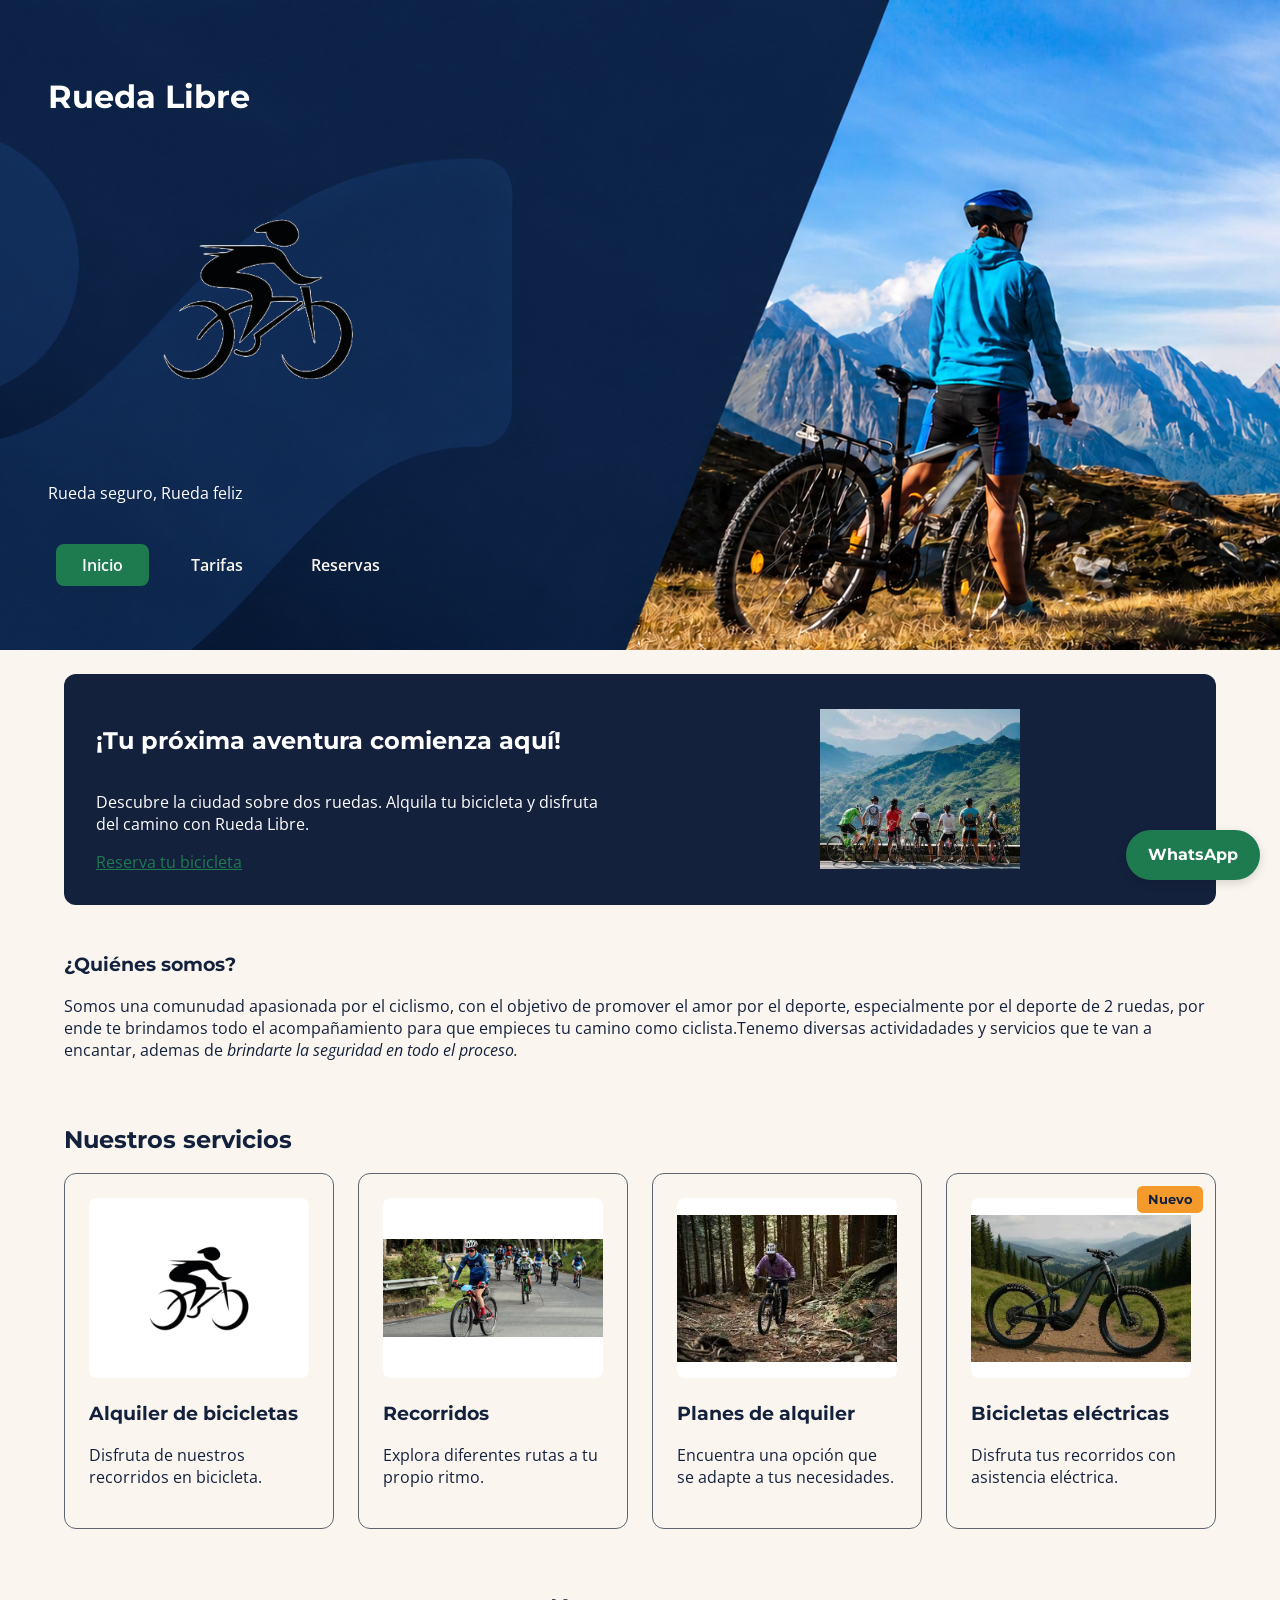
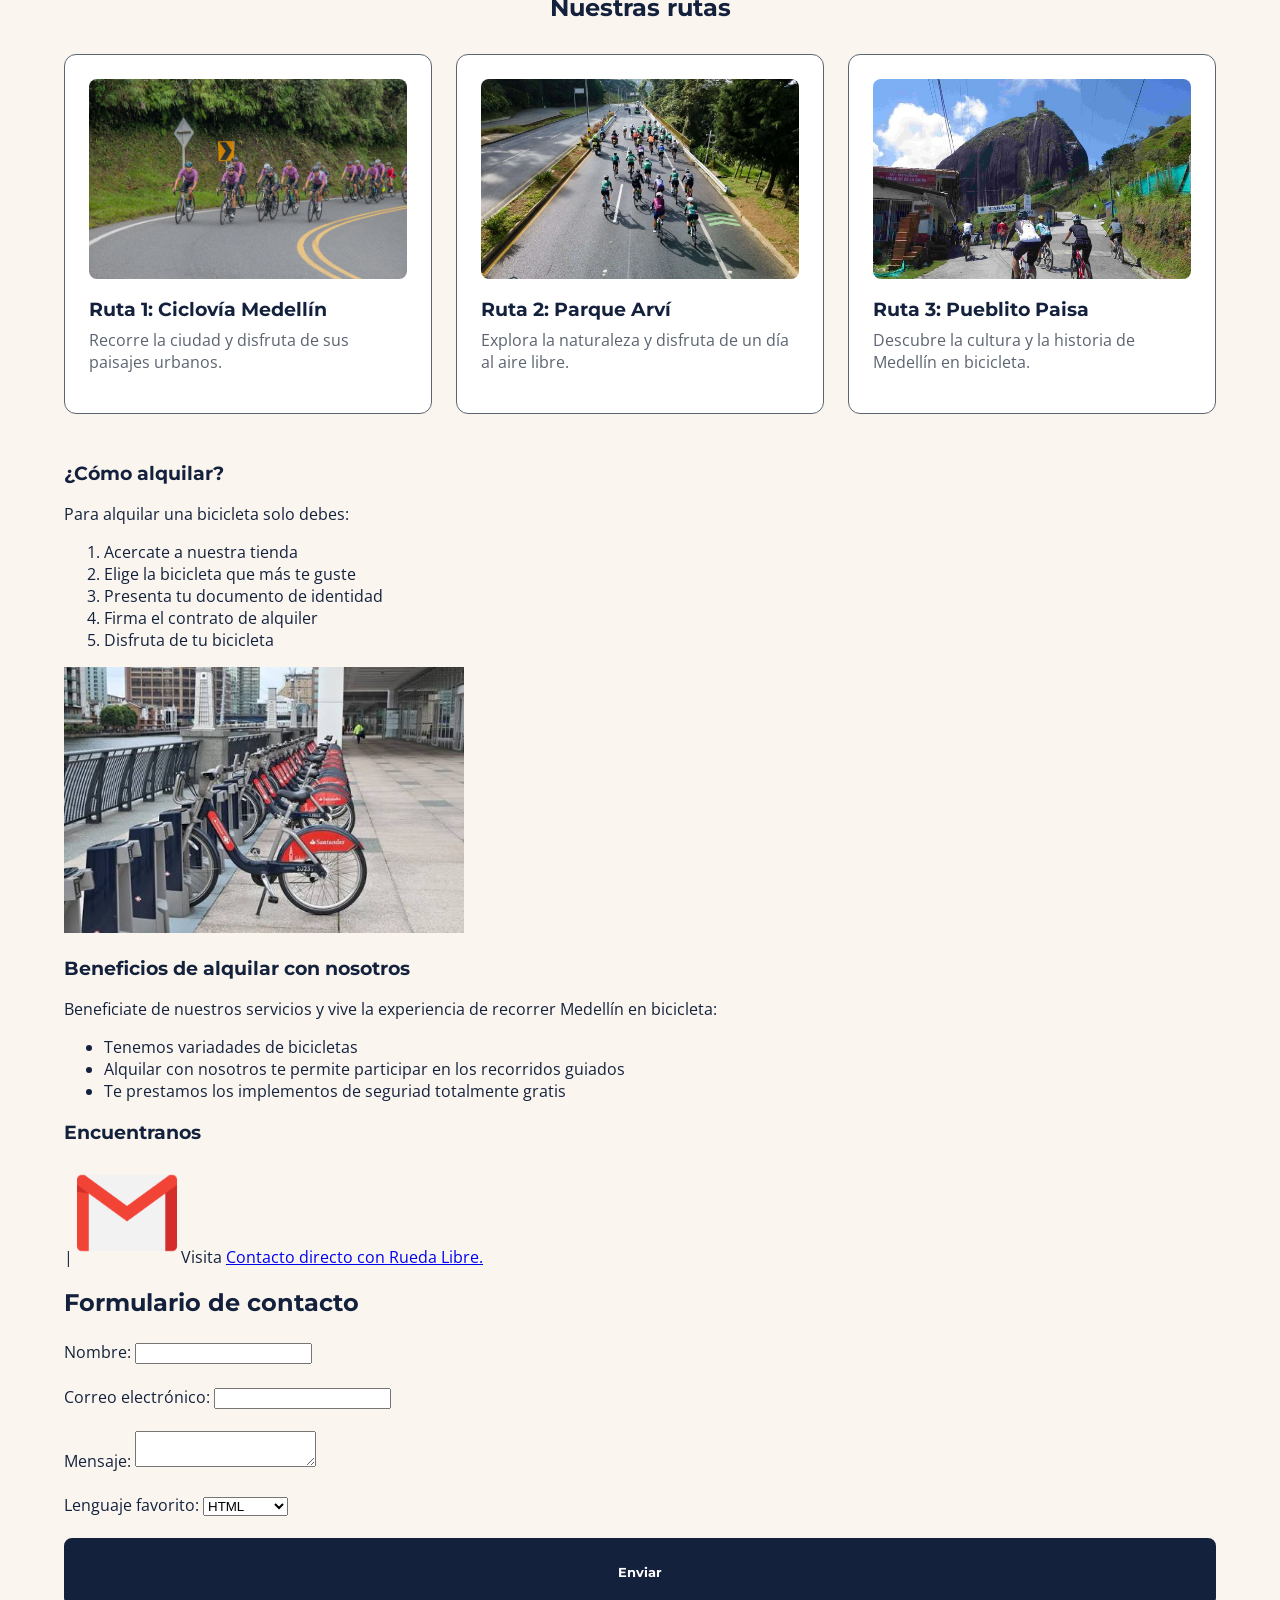
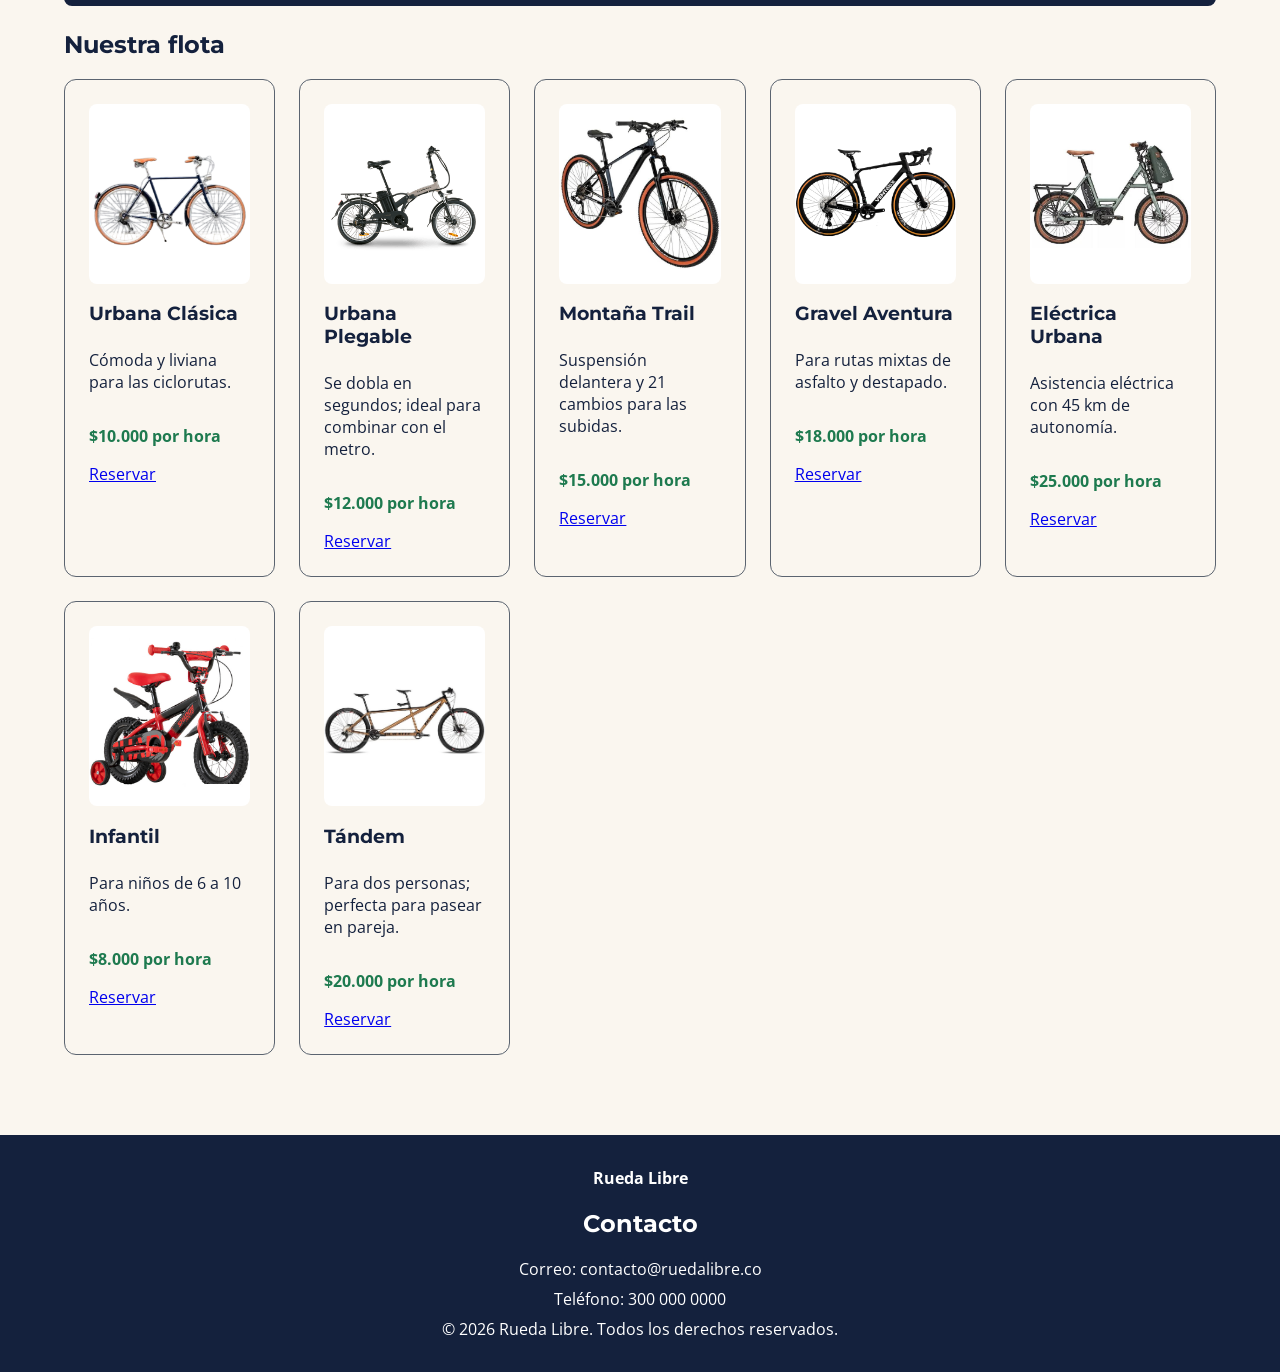
<file: index.html>
<!DOCTYPE html>
    <html lang="es">
    <head>
        <meta charset="UTF-8">
        <meta name="viewport" content="width=device-width, initial-scale=1.0">
        <title>Rueda Libre | Alquiler de bicicletas en Medellín</title>

        <link rel="preconnect" href="https://fonts.googleapis.com">
        <link rel="preconnect" href="https://fonts.gstatic.com" crossorigin>

        <link href="https://fonts.googleapis.com/css2?family=Montserrat:wght@700&family=Open+Sans:wght@400;600&display=swap" rel="stylesheet">

        <link rel="stylesheet" href="CSS/styles.css">
    </head>



<body>

     <header class="encabezado">
            <div class="marca">
                <h1> Rueda Libre </h1>
                <img src="img/logo_ruedalibre_transparente.png" alt="Logo de Rueda Libre">
                <p> Rueda seguro, Rueda feliz</p>
           </div>   


       <nav aria-label="Navegación principal">
    <ul id="menu">
        <li><a href="index.html" class="activo" aria-current="page">Inicio</a></li>
        <li><a href="Paginas/tarifas.html">Tarifas</a></li>
        <li><a href="Paginas/reservas.html">Reservas</a></li>
    </ul>
</nav>
            
    </header>

    <main>  

        <section class="portada">

              <div class="portada-texto">  

            <h2>¡Tu próxima aventura comienza aquí!</h2>

            <p>

            Descubre la ciudad sobre dos ruedas. Alquila tu bicicleta
            y disfruta del camino con Rueda Libre.
            
            </p>

            <a href="Paginas/reservas.html" class="boton-reservar">
                Reserva tu bicicleta
            </a>

             </div>

            <div class="portada-visual">
             <img src="img/medBici.jpeg" alt= "Vista Medellin Bicicletas" width="200">       
            </div>
            
        </section>

        <section>
            <h3> ¿Quiénes somos?</h3>
                <p> Somos una comunudad apasionada por el ciclismo, con el objetivo de promover el amor por el deporte, especialmente por el deporte de 2 ruedas, por ende te brindamos todo el acompañamiento para que 
                    empieces tu camino como ciclista.Tenemo diversas actividadades y servicios que te van a encantar, ademas de <em>brindarte la seguridad en todo el proceso.</em>
                </p>
        </section>    
            
        <section class="servicios">
    <h2>Nuestros servicios</h2>

    <div class="contenedor-tarjetas">

        <article class="tarjeta">
            <img src="img/logo_ruedalibre_transparente.png" alt="Bicicleta disponible para alquiler" width="300">
            <h3>Alquiler de bicicletas</h3>
            <p>Disfruta de nuestros recorridos en bicicleta.</p>
        </article>

        <article class="tarjeta">
            <img src="img/recorrido_Bici.jpeg" alt="Bicicleta para explorar la ciudad" width="300">
            <h3>Recorridos</h3>
            <p>Explora diferentes rutas a tu propio ritmo.</p>
        </article>

        <article class="tarjeta">
            <img src="img/biciMon.jpeg" alt="Bicicleta preparada para una aventura" width="300">
            <h3>Planes de alquiler</h3>
            <p>Encuentra una opción que se adapte a tus necesidades.</p>
        </article>

        <article class="tarjeta">
            <span class="etiqueta-nuevo">Nuevo</span>

            <img src="img/biciElect.jpeg" alt="Bicicleta eléctrica">

            <h3>Bicicletas eléctricas</h3>

            <p>Disfruta tus recorridos con asistencia eléctrica.</p>
        </article>

    </div>
</section>   

        <section class="seccion-rutas">

            <h2>Nuestras rutas</h2>

            <div class="contenedor-rutas">

                <article class="ruta">
                    <img src="img/ruta1.jpg" alt="Ruta 1: Ciclovía Medellín" width="300">
                    <h3>Ruta 1: Ciclovía Medellín</h3>
                    <p>Recorre la ciudad y disfruta de sus paisajes urbanos.</p>
                </article>

                <article class="ruta">
                    <img src="img/ruta2.webp" alt="Ruta 2: Parque Arví" width="300">
                    <h3>Ruta 2: Parque Arví</h3>
                    <p>Explora la naturaleza y disfruta de un día al aire libre.</p>
                </article>

                <article class="ruta">
                    <img src="img/ruta3.jpg" alt="Ruta 3: Pueblito Paisa" width="300">
                    <h3>Ruta 3: Pueblito Paisa</h3>
                    <p>Descubre la cultura y la historia de Medellín en bicicleta.</p>
                </article>

            </div>


        </section>
        
        <section>
            <h3> ¿Cómo alquilar?</h3>
                <p> 
                    Para alquilar una bicicleta solo debes:  
                </p>

                <ol>
                    <li> Acercate a nuestra tienda</li>
                    <li> Elige la bicicleta que más te guste</li>
                    <li> Presenta tu documento de identidad</li>
                    <li> Firma el contrato de alquiler</li>
                    <li> Disfruta de tu bicicleta</li>
                </ol>
                
                <img src="img/alqBici.jfif" alt="Bicicleta de Rueda Libre" width="400">
            
        </section>


        <section>

            <h3> Beneficios de alquilar con nosotros</h3>

            <p> 
                Beneficiate de nuestros servicios y vive la experiencia de recorrer Medellín en bicicleta:  
            </p>

            <ul> 
                <li> Tenemos variadades de bicicletas</li>
                <li> Alquilar con nosotros te permite participar en los recorridos guiados</li>
                <li> Te prestamos los implementos de seguriad totalmente gratis </li>
            </ul>

        </section>
        
        <section>

        <h3 id="Encuentranos">Encuentranos</h3>
    |   

            <img src="img/gmail.png" alt="Gmail" width="100">


        

            Visita
            <a href="https://mail.google.com/mail/u/0/#sent/QgrcJHsNmGjTFjQCQRJZDDpdDGVTXLrFvwV?compose=new"
            target="_blank"
            rel="noopener noreferrer">
                Contacto directo con Rueda Libre.
            </a>
        </section>    

        <section>
                    <h2>Formulario de contacto</h2>

            <form>
                <label for="nombre">Nombre:</label>
                <input type="text" id="nombre" name="nombre">

                <br><br>

                <label for="correo">Correo electrónico:</label>
                <input type="email" id="correo" name="correo">

                <br><br>

                <label for="mensaje">Mensaje:</label>
                <textarea id="mensaje" name="mensaje"></textarea>

                <br><br>

                <label for="lenguaje">Lenguaje favorito:</label>

                <select id="lenguaje" name="lenguaje">
                    <option value="html">HTML</option>
                    <option value="css">CSS</option>
                    <option value="javascript">JavaScript</option>
                </select>

                <br><br>

                <button type="submit">Enviar</button>
            </form>
                

                
        </section>


        <section class="nuestra-flota">
    <h2>Nuestra flota</h2>

    <div class="cuadricula-flota">

        <article class="tarjeta-bicicleta">
            <img src="img/UrbanBici2.png" alt="Bicicleta Urbana Clásica" width="250">

            <h3>Urbana Clásica</h3>

            <p>
                Cómoda y liviana para las ciclorutas.
            </p>

            <p class="precio">$10.000 por hora</p>

            <a href="Paginas/reservas.html" class="boton-reservar">
                Reservar
            </a>
        </article>

        <article class="tarjeta-bicicleta">
            <img src="img/urbanPlegable.png" alt="Bicicleta Urbana Plegable" width="250">

            <h3>Urbana Plegable</h3>

            <p>
                Se dobla en segundos; ideal para combinar con el metro.
            </p>

            <p class="precio">$12.000 por hora</p>

            <a href="Paginas/reservas.html" class="boton-reservar">
                Reservar
            </a>
        </article>

        <article class="tarjeta-bicicleta">
            <img src="img/montanaBici.jpeg" alt="Bicicleta Montaña Trail" width="250">

            <h3>Montaña Trail</h3>

            <p>
                Suspensión delantera y 21 cambios para las subidas.
            </p>

            <p class="precio">$15.000 por hora</p>

            <a href="Paginas/reservas.html" class="boton-reservar">
                Reservar
            </a>
        </article>

        <article class="tarjeta-bicicleta">
            <img src="img/aventureBici.png" alt="Bicicleta Gravel Aventura" width="250">

            <h3>Gravel Aventura</h3>

            <p>
                Para rutas mixtas de asfalto y destapado.
            </p>

            <p class="precio">$18.000 por hora</p>

            <a href="Paginas/reservas.html" class="boton-reservar">
                Reservar
            </a>
        </article>

        <article class="tarjeta-bicicleta">
            <img src="img/electricaUrbBici.jpeg" alt="Bicicleta Eléctrica Urbana" width="250">

            <h3>Eléctrica Urbana</h3>

            <p>
                Asistencia eléctrica con 45 km de autonomía.
            </p>

            <p class="precio">$25.000 por hora</p>

            <a href="Paginas/reservas.html" class="boton-reservar">
                Reservar
            </a>
        </article>

        <article class="tarjeta-bicicleta">
            <img src="img/infantilBici.jpg" alt="Bicicleta Infantil" width="250">

            <h3>Infantil</h3>

            <p>
                Para niños de 6 a 10 años.
            </p>

            <p class="precio">$8.000 por hora</p>

            <a href="Paginas/reservas.html" class="boton-reservar">
                Reservar
            </a>
        </article>

        <article class="tarjeta-bicicleta">
            <img src="img/tademBici.jpeg" alt="Bicicleta Tándem"width="250">

            <h3>Tándem</h3>

            <p>
                Para dos personas; perfecta para pasear en pareja.
            </p>

            <p class="precio">$20.000 por hora</p>

            <a href="Paginas/reservas.html" class="boton-reservar">
                Reservar
            </a>
        </article>

    </div>
</section>

</main>

    <a
    class="whatsapp-flotante"
    href="https://wa.me/573000000000"
    target="_blank"
    rel="noopener noreferrer"
    aria-label="Contactar a Rueda Libre por WhatsApp (abre en una nueva pestaña)"
>
    WhatsApp
</a>


<footer class="pie-pagina">
    <section class="pie-marca">
       <p><strong>Rueda Libre</strong></p>
    </section>

    <section class="pie-contacto">
        <h2>Contacto</h2>
        <p>Correo: contacto@ruedalibre.co</p>
        <p>Teléfono: 300 000 0000</p>
    </section>

    <section class="pie-horario">
       <p>&copy; 2026 Rueda Libre. Todos los derechos reservados.</p>
    </section>
</footer>


</body>
</html>
</file>
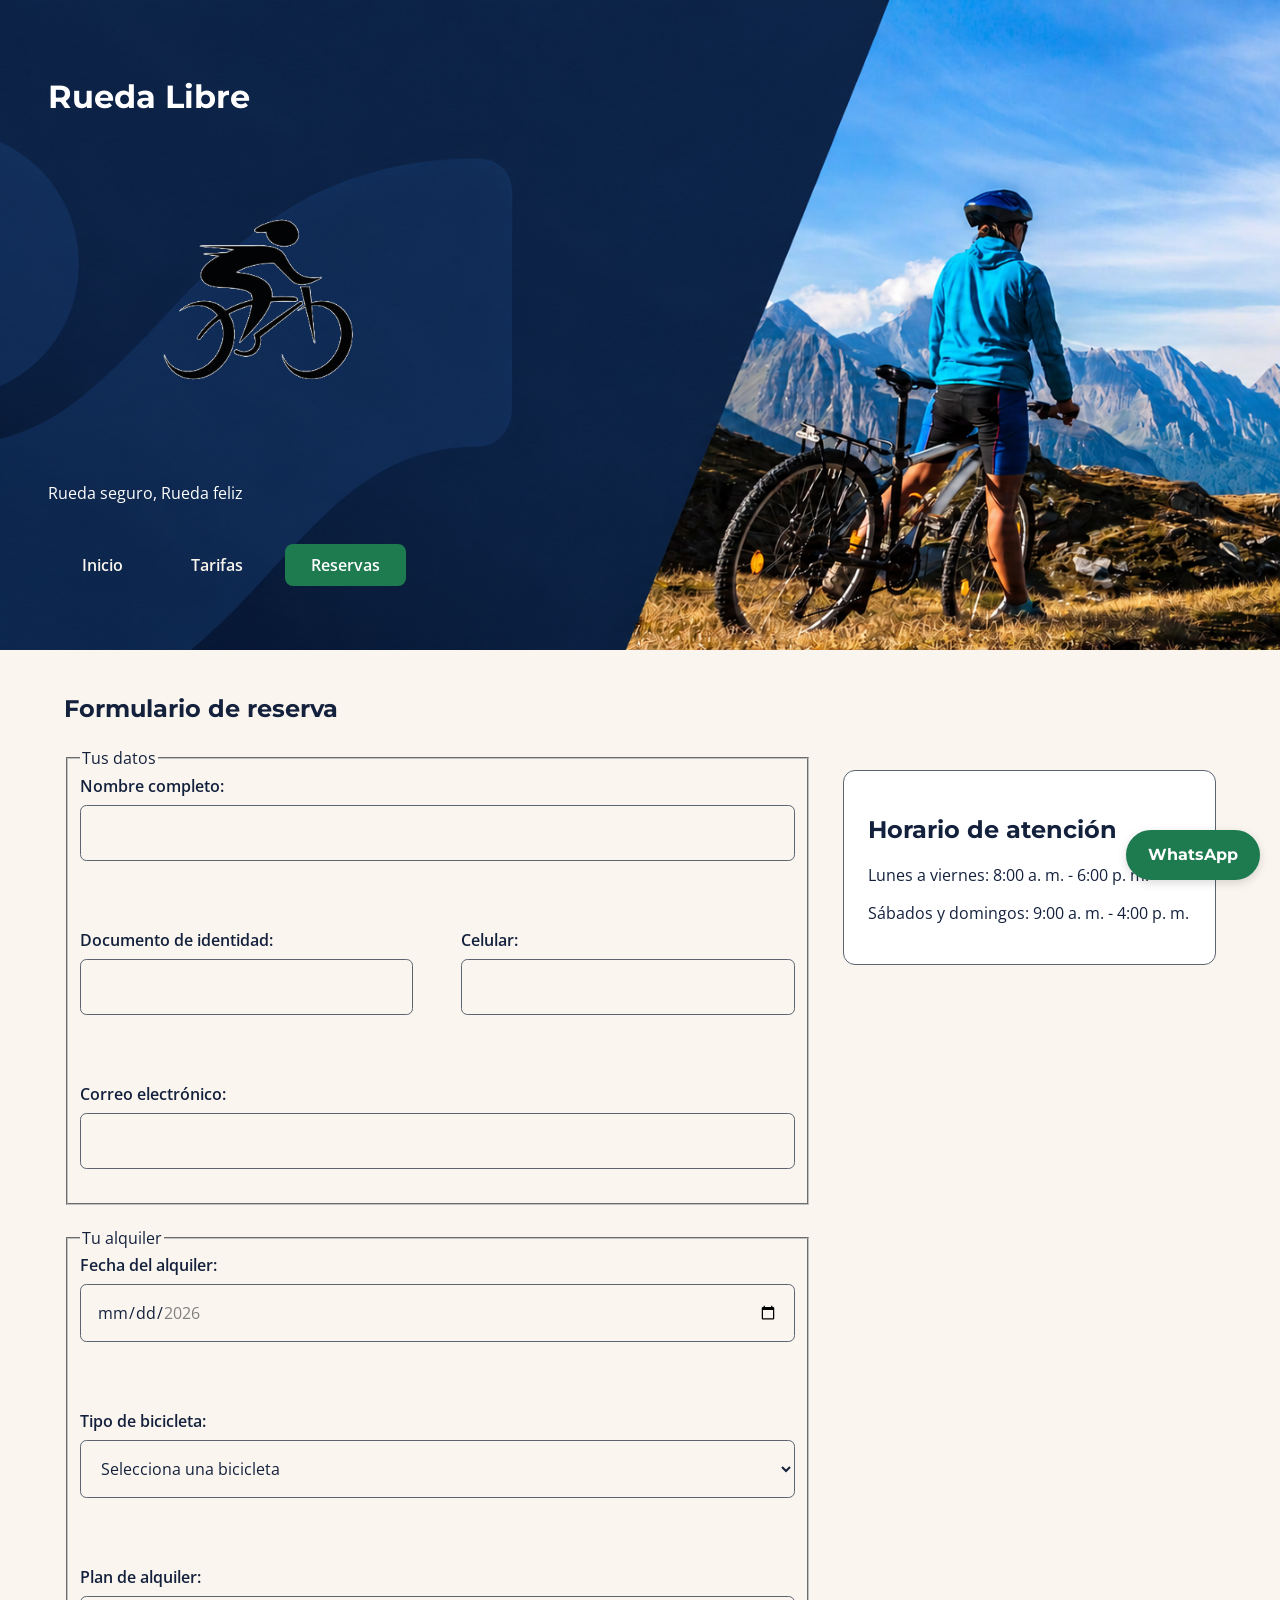
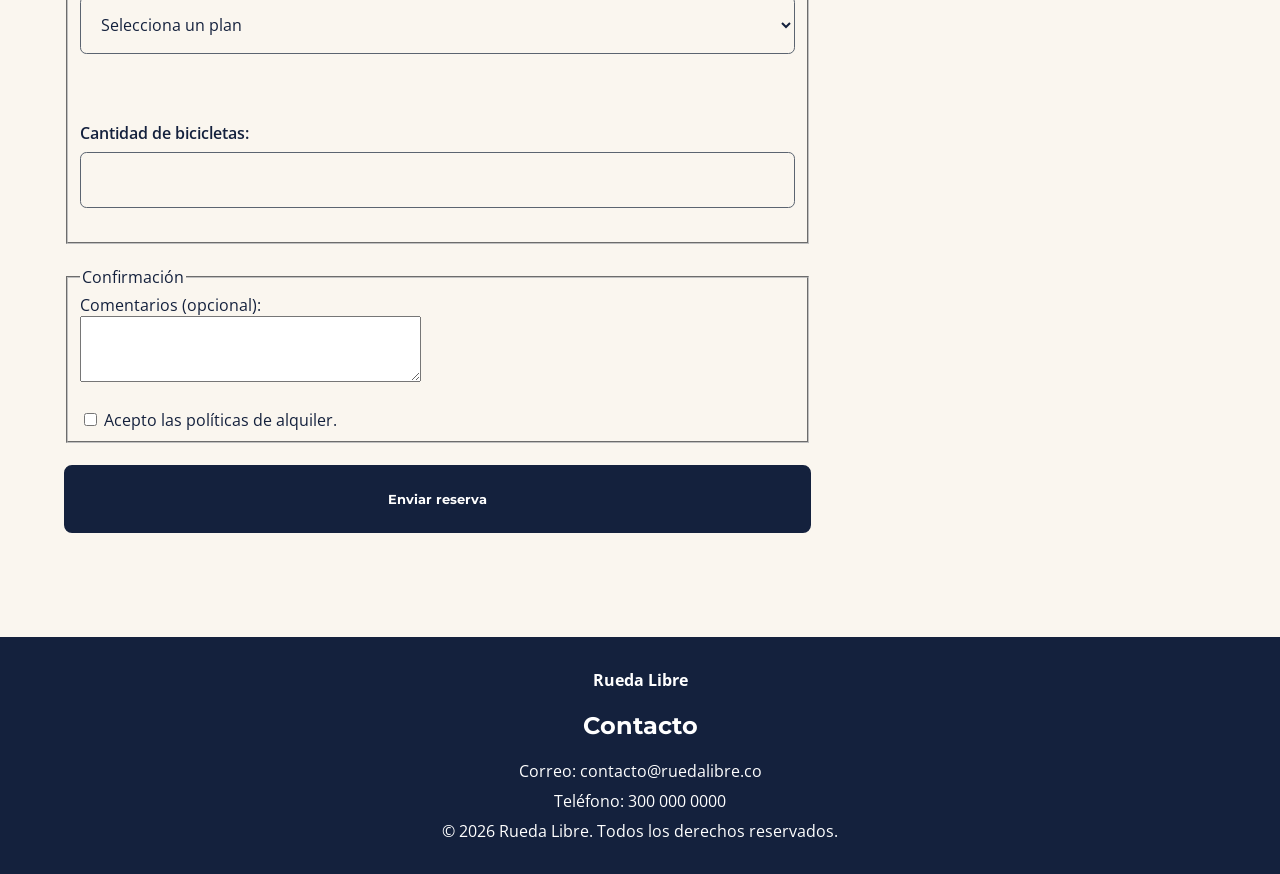
<file: Paginas/reservas.html>
<!DOCTYPE html>
<html lang="es">
<head>
    <meta charset="UTF-8">
    <meta name="viewport" content="width=device-width, initial-scale=1.0">
    <title>Reservas | Rueda Libre</title>

    <link rel="preconnect" href="https://fonts.googleapis.com">
    <link rel="preconnect" href="https://fonts.gstatic.com" crossorigin>

    <link href="https://fonts.googleapis.com/css2?family=Montserrat:wght@700&family=Open+Sans:wght@400;600&display=swap" rel="stylesheet">
    
  
    <link rel="stylesheet" href="../CSS/styles.css">
</head>
<body>

   <header class="encabezado">
        <div class="marca">
    <h1> Rueda Libre </h1>
                <img src="../img/logo_ruedalibre_transparente.png" alt="Logo de Rueda Libre" width="200">
                <p> Rueda seguro, Rueda feliz</p>
         </div>       

   <nav aria-label="Navegación principal">
        <ul id="menu">
            <li><a href="../index.html">Inicio</a></li>
            <li><a href="tarifas.html">Tarifas</a></li>
            <li><a href="reservas.html" class="activo" aria-current="page">Reservas</a></li>
        </ul>
    </nav>
</header>

    <main class="contenido-reservas">
        <section class="formulario-reservas">
             <h1>Formulario de reserva</h1>

                        <form action="#" method="post">

                <fieldset>
                    <legend>Tus datos</legend>

                <div class="grupo-formulario">
                    <label for="nombre">Nombre completo:</label>
                    <input
                        type="text"
                        id="nombre"
                        name="nombre"
                        minlength="3"
                        required
                    >
                </div>

                    <br><br>

                    <div class="fila-campos">

                    <div class="grupo-formulario">
                        <label for="documento">Documento de identidad:</label>
                        <input
                            type="text"
                            id="documento"
                            name="documento"
                            inputmode="numeric"
                            pattern="[0-9]{6,10}"
                            title="Ingresa únicamente números, entre 6 y 10 dígitos."
                            required
                        >
                    </div>

                    <br><br>

                      <div class="grupo-formulario"> 
                    <label for="celular">Celular:</label>
                    <input
                        type="tel"
                        id="celular"
                        name="celular"
                        inputmode="numeric"
                        pattern="3[0-9]{9}"
                        title="Ingresa un celular de 10 dígitos que comience por 3."
                        required
                    >
                        </div>

                        </div>
                    <br><br>

                    <div class="grupo-formulario">
                        <label for="correo">Correo electrónico:</label>
                        <input
                            type="email"
                            id="correo"
                            name="correo"
                            required
                        >
                    </div>

                    
                </fieldset>

                <br>

                <fieldset>
                    <legend>Tu alquiler</legend>

                    <div class="grupo-formulario">
                        <label for="fecha">Fecha del alquiler:</label>
                        <input
                            type="date"
                            id="fecha"
                            name="fecha"
                            min="2026-11-01"
                            max="2026-12-31"
                            required
                        >
                    </div>

                    <br><br>

                    <div class="grupo-formulario">
                        <label for="bicicleta">Tipo de bicicleta:</label>
                        <select id="bicicleta" name="bicicleta" required>
                            <option value="">Selecciona una bicicleta</option>
                            <option value="urbana">Bicicleta urbana</option>
                            <option value="montana">Bicicleta de montaña</option>
                            <option value="electrica">Bicicleta eléctrica</option>
                        </select>
                    </div>

                    <br><br>

                    <div class="grupo-formulario">
                        <label for="plan">Plan de alquiler:</label>
                        <select id="plan" name="plan" required>
                            <option value="">Selecciona un plan</option>
                            <option value="1_hora">1 hora</option>
                            <option value="medio_dia">Medio día (4 horas)</option>
                            <option value="dia_completo">Día completo (8 horas)</option>
                        </select>
                    </div>

                    <br><br>

                    <div class="grupo-formulario">
                        <label for="cantidad">Cantidad de bicicletas:</label>
                        <input
                            type="number"
                            id="cantidad"
                            name="cantidad"
                            min="1"
                            max="6"
                            step="1"
                            required
                    >
                </fieldset>

                <br>

                <fieldset>
                    <legend>Confirmación</legend>

                    <label for="comentarios">Comentarios (opcional):</label>
                    <br>
                    <textarea
                        id="comentarios"
                        name="comentarios"
                        rows="4"
                        cols="40"
                        maxlength="300"
                    ></textarea>

                    <br><br>

                    <input
                        type="checkbox"
                        id="politicas"
                        name="politicas"
                        value="aceptadas"
                        required
                    >
                    <label for="politicas">
                        Acepto las políticas de alquiler.
                    </label>
                </fieldset>

                <br>

                <button type="submit">Enviar reserva</button>

            </form>
    </section>

        <aside class="informacion-contacto">
            <h2>Horario de atención</h2>
            <p>Lunes a viernes: 8:00 a. m. - 6:00 p. m.</p>
            <p>Sábados y domingos: 9:00 a. m. - 4:00 p. m.</p>
        </aside>
    </main>

    <a
    class="whatsapp-flotante"
    href="https://wa.me/573000000000"
    target="_blank"
    rel="noopener noreferrer"
    aria-label="Contactar a Rueda Libre por WhatsApp (abre en una nueva pestaña)"
>
    WhatsApp
</a>

 <footer class="pie-pagina">
    <section class="pie-marca">
       <p><strong>Rueda Libre</strong></p>
    </section>

    <section class="pie-contacto">
        <h2>Contacto</h2>
        <p>Correo: contacto@ruedalibre.co</p>
        <p>Teléfono: 300 000 0000</p>
    </section>

    <section class="pie-horario">
       <p>&copy; 2026 Rueda Libre. Todos los derechos reservados.</p>
    </section>
</footer>

</body>
</html>
</file>
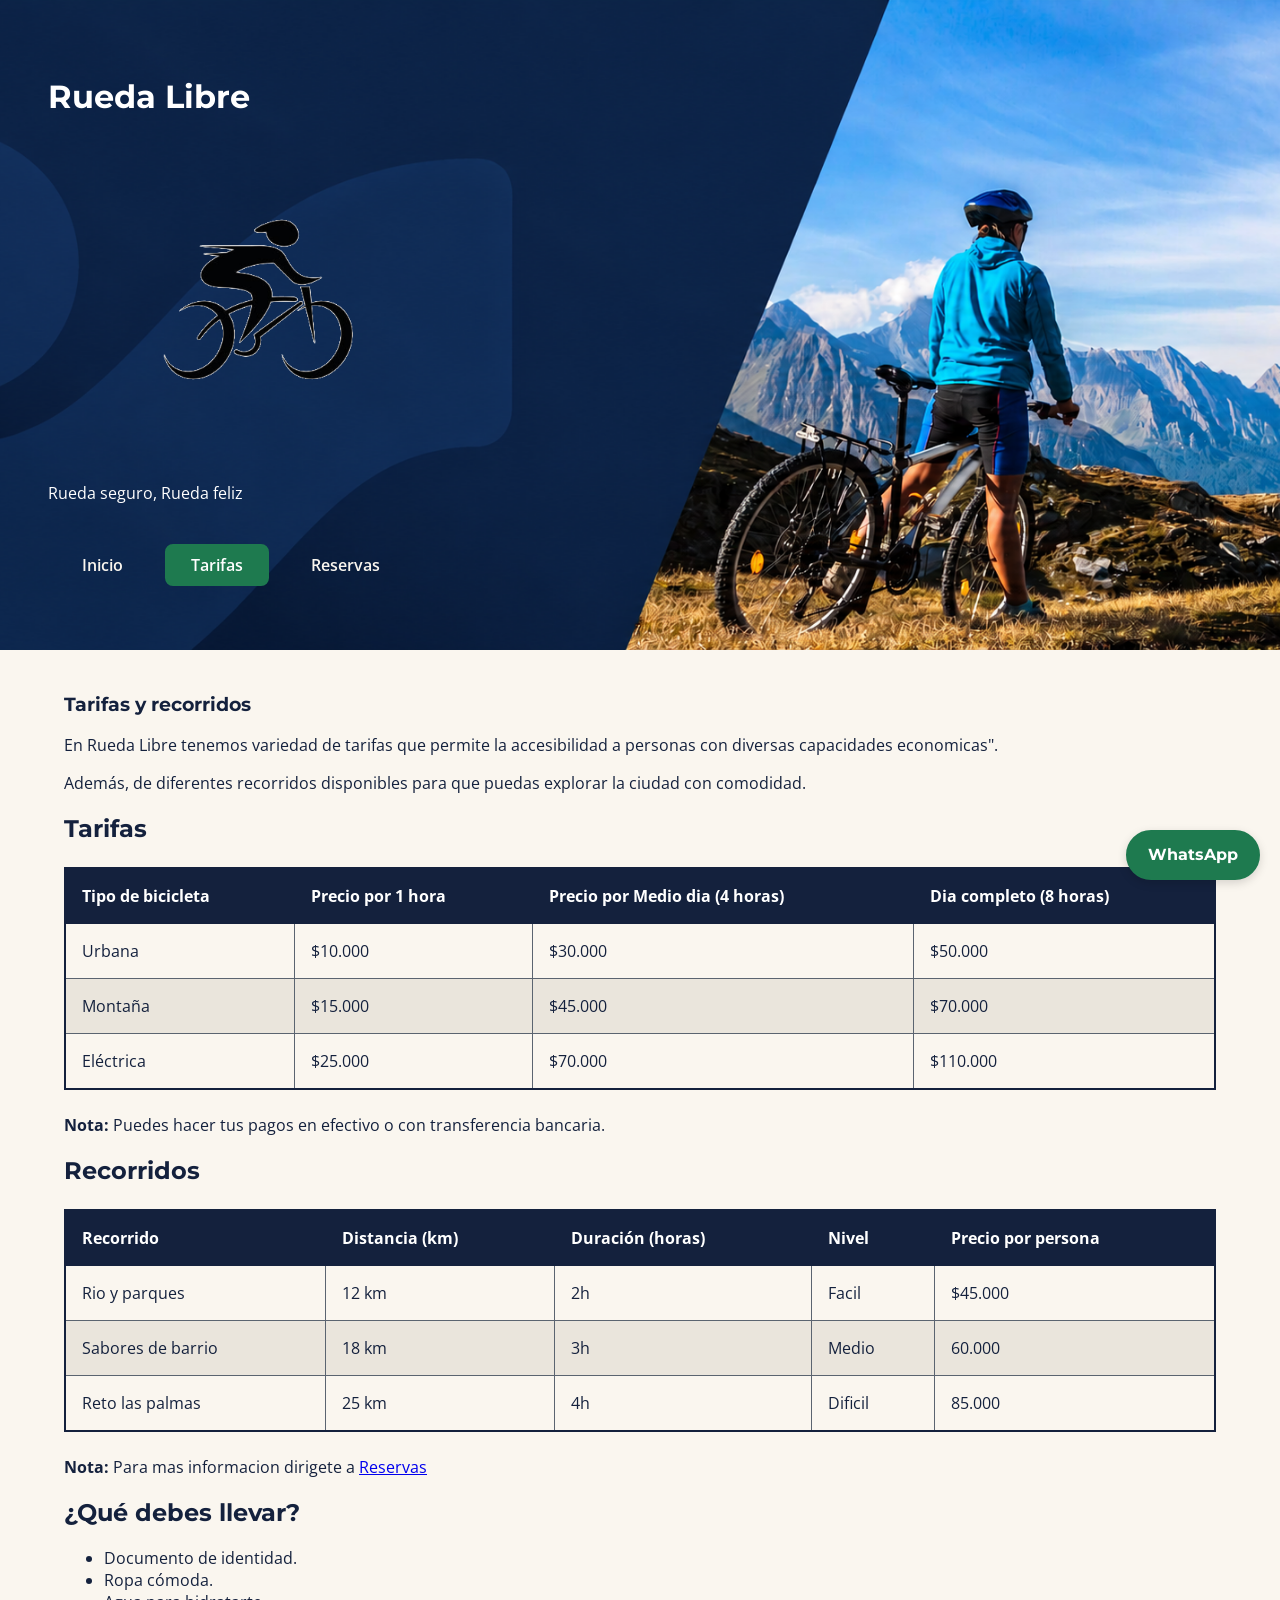
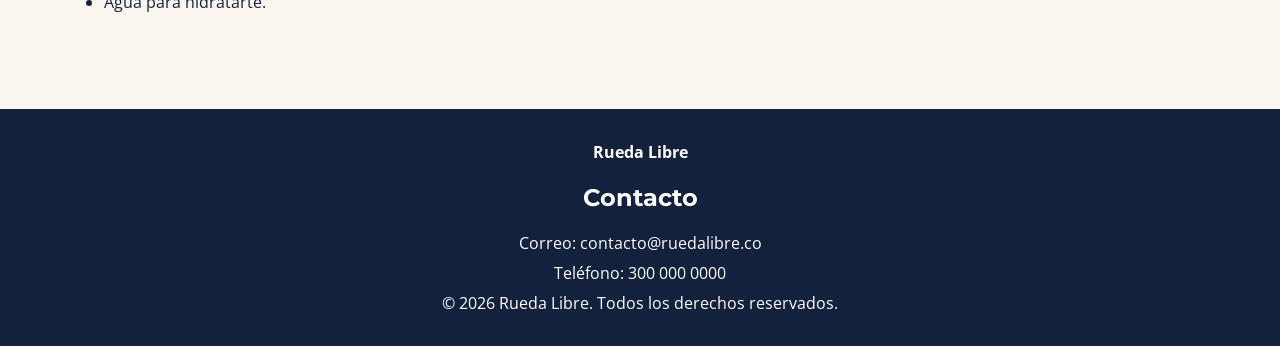
<file: Paginas/tarifas.html>
<!DOCTYPE html>
<html lang="es">
<head>
    <meta charset="UTF-8">
    <meta name="viewport" content="width=device-width, initial-scale=1.0">
    <title>Tarifas | Rueda Libre</title>

    <link rel="preconnect" href="https://fonts.googleapis.com">
    <link rel="preconnect" href="https://fonts.gstatic.com" crossorigin>

    <link href="https://fonts.googleapis.com/css2?family=Montserrat:wght@700&family=Open+Sans:wght@400;600&display=swap" rel="stylesheet">


    <link rel="stylesheet" href="../CSS/styles.css">
</head>
<body>

    <header class="encabezado" >

           <div class="marca">
                <h1> Rueda Libre </h1>
                <img src="../img/logo_ruedalibre_transparente.png" alt="Logo de Rueda Libre" width="200">
                <p> Rueda seguro, Rueda feliz</p>
          </div>   

        <nav aria-label="Navegación principal">
            <ul id="menu">
                <li><a href="../index.html">Inicio</a></li>
                <li><a href="tarifas.html" class="activo" aria-current="page">Tarifas</a></li>
                <li><a href="reservas.html">Reservas</a></li>
            </ul>
        </nav>

    </header>


    <main>
        
            <h3> Tarifas y recorridos</h3>
                    <p> En Rueda Libre tenemos variedad de tarifas que permite la accesibilidad a personas con diversas capacidades economicas".
                    </p>
                    <p>Además, de diferentes recorridos disponibles para que puedas explorar la ciudad con comodidad.</p>

        <section>          
            <h2>Tarifas</h2>

            <table>
                <thead>
                    <tr>
                        <th>Tipo de bicicleta</th>
                        <th>Precio por 1 hora</th>
                        <th>Precio por Medio dia (4 horas)</th>
                        <th>Dia completo (8 horas)</th>  

                    </tr>
                </thead>

                <tbody>
                    <tr>
                        <td>Urbana</td>
                        <td>$10.000</td>
                        <td>$30.000</td>
                        <td>$50.000</td>
                    </tr>

                    <tr>
                        <td>Montaña</td>
                        <td>$15.000</td>
                        <td>$45.000</td>
                        <td>$70.000</td>
                    </tr>

                    <tr>
                        <td>Eléctrica</td>
                        <td>$25.000</td>
                        <td>$70.000</td>
                        <td>$110.000</td>
                    </tr>

                </tbody>
            
            </table>       
                <p> <strong>Nota:</strong> Puedes hacer tus pagos en efectivo o con transferencia bancaria.</p>


         </section>    
         
         
        <section>
            <h2>Recorridos</h2>

            <table>
                <thead>
                    <tr>
                        <th>Recorrido</th>
                        <th>Distancia (km)</th>
                        <th>Duración (horas)</th>
                        <th>Nivel</th>
                        <th>Precio por persona</th>  

                    </tr>
                </thead>

                <tbody>
                    <tr>
                        <td>Rio y parques</td>
                        <td>12 km </td>
                        <td>2h</td>
                        <td>Facil</td>
                        <td>$45.000</td>
                    </tr>

                    <tr>
                        <td>Sabores de barrio</td>
                        <td>18 km</td>
                        <td>3h</td>
                        <td>Medio</td>
                        <td>60.000</td>
                    </tr>

                    <tr>
                        <td>Reto las palmas</td>
                        <td>25 km</td>
                        <td>4h</td>
                        <td>Dificil</td>
                        <td>85.000</td>
                    </tr>



                </tbody>
            </table>       
                <p> <strong>Nota:</strong> Para mas informacion dirigete a <a href="reservas.html">Reservas</a></p>
                
        </section>    

              <aside>
                <h2>¿Qué debes llevar?</h2>
                <ul>
                    <li>Documento de identidad.</li>
                    <li>Ropa cómoda.</li>
                    <li>Agua para hidratarte.</li>
                </ul>
            </aside>

           

    </main>

    <a
    class="whatsapp-flotante"
    href="https://wa.me/573000000000"
    target="_blank"
    rel="noopener noreferrer"
    aria-label="Contactar a Rueda Libre por WhatsApp (abre en una nueva pestaña)"
>
    WhatsApp
</a>

<footer class="pie-pagina">
    <section class="pie-marca">
       <p><strong>Rueda Libre</strong></p>
    </section>

    <section class="pie-contacto">
        <h2>Contacto</h2>
        <p>Correo: contacto@ruedalibre.co</p>
        <p>Teléfono: 300 000 0000</p>
    </section>

    <section class="pie-horario">
       <p>&copy; 2026 Rueda Libre. Todos los derechos reservados.</p>
    </section>
</footer>
  
        
    </body>

</html>
</file>
<file: CSS/styles.css>
/* Identidad visual de Rueda Libre */
:root {
    /* Colores de marca */
    --verde-ruta: #1E7A4F;
    --naranja-pedal: #F39A2B;
    --azul-noche: #14213D;
    --crema: #FAF6EF;
    --gris-asfalto: #5B6470;

    /* Tipografías */
    --fuente-titulos: 'Montserrat', Arial, sans-serif;
    --fuente-texto: 'Open Sans', Arial, sans-serif;

    /* Espaciados */
    --espacio-xs: 0.5rem;
    --espacio-sm: 1rem;
    --espacio-md: 1.5rem;
    --espacio-lg: 2rem;
    --espacio-xl: 3rem;
}


*,
*::before,
*::after {
    box-sizing: border-box;
}


/* Configuración general de la página */
html,
body {
    margin: 0;
    padding: 0;
    min-height: 100%;
}



body {
    min-height: 100vh;
    display: flex;
    flex-direction: column;

    /* Identidad visual */
    font-family: var(--fuente-texto);
    color: var(--azul-noche);
    background-color: var(--crema);
}

/* El ancho incluye el contenido, el relleno y los bordes */
*,
*::before,
*::after {
    box-sizing: border-box;
}



/* Tipografía para todos los encabezados */
h1,
h2,
h3,
h4,
h5,
h6 {
    font-family: var(--fuente-titulos);
    font-weight: 700;
}

/* Portada de inicio */
.portada {
    min-height: 25vh;

    display: grid;
    grid-template-columns: 1fr 1fr;
    align-items: center;

    gap: var(--espacio-lg);
    padding: var(--espacio-lg);

    background-color: var(--azul-noche);
    color: #FFFFFF;

    border-radius: 0.75rem;
    margin-bottom: var(--espacio-xl);
}


.portada-texto {
    display: flex;
    flex-direction: column;

    justify-content: center;
    align-items: flex-start;

    text-align: left;
}

.portada-visual {
    display: flex;
    justify-content: center;
    align-items: center;
    width: 100%;

}

.portada-visual img {
    width: 200px;
    max-width: 100%;
    height: auto;
}


.portada a {
    color: var(--verde-ruta);
}

.encabezado {
    min-height: 650px;

    background-image: url("../img/Portada-fondo.png");
    background-size: cover;
    background-position: center;

    display: flex;
    flex-direction: column;
    align-items: flex-start;
    justify-content: center;

    color: white;
    gap: var(--espacio-sm);
    padding: var(--espacio-xl);
}


#menu {
    display: flex;
    flex-wrap: wrap;
    justify-content: flex-start;
    align-items: center;
    gap: var(--espacio-sm);
    list-style: none;
    margin: 0;
    padding: var(--espacio-xs);
}

#menu a {
    display: inline-block;
    padding: var(--espacio-xs) var(--espacio-md);
    color: var(--crema);
    font-family: var(--fuente-texto);
    font-weight: 600;
    text-decoration: none;
    border: 2px solid transparent;
    border-radius: 0.5rem;
    transition: background-color 0.3s ease,
                color 0.3s ease,
                border-color 0.3s ease;
}

#menu a.activo {
    background-color: var(--verde-ruta);
    color: #FFFFFF;
    border-color: var(--verde-ruta);
}

#menu a:hover {
    background-color: var(--naranja-pedal);
    color: var(--azul-noche);
    border-color: var(--naranja-pedal);
}

#menu a:focus-visible {
    outline: 3px solid var(--naranja-pedal);
    outline-offset: 3px;
}

.marca img {
    width: 420px;
    height: auto;
}

/* Contenedor de las tarjetas */
.contenedor-tarjetas {

    display: flex;
    flex-wrap: wrap;
    gap: var(--espacio-md);
}

.contenedor-flota {
    display: grid;
    grid-template-columns: repeat(auto-fit, minmax(200px, 1fr));
    gap: 1.5rem;
}

/* Tarjetas de Servicios */

.tarjeta {
    position: relative;
    flex: 1 1 16rem;
    min-width: 0;
    padding: var(--espacio-md);
    border: 1px solid var(--gris-asfalto);
    border-radius: 0.75rem;
    background-color: var(--crema);
}

.servicios {
    margin-top: 4rem;
    margin-bottom: var(--espacio-xl);

}

.cuadricula-flota {
    display: grid;
    grid-template-columns: repeat(auto-fit, minmax(210px, 1fr));
    gap: var(--espacio-md);
}

.tarjeta-bicicleta {
    display: flex;
    flex-direction: column;
    padding: var(--espacio-md);
    border: 1px solid var(--gris-asfalto);
    border-radius: 0.75rem;
    background-color: var(--crema);
}

.tarjeta-bicicleta img {
    width: 100%;
    height: 180px;
    object-fit: contain;
    object-position: center;
    background-color: #FFFFFF;
    border-radius: 0.5rem;
}

.tarjeta-bicicleta h3 {
    margin-bottom: var(--espacio-xs);
}

.tarjeta-bicicleta p {
    margin-bottom: var(--espacio-sm);
}

.tarjeta-bicicleta .precio {
    font-weight: 700;
    color: var(--verde-ruta);
}

.tarjeta-bicicleta .enlace-reservar {
    margin-top: auto;
    display: inline-block;
    padding: var(--espacio-xs) var(--espacio-sm);
    background-color: var(--verde-ruta);
    color: #FFFFFF;
    text-align: center;
    text-decoration: none;
    font-weight: 700;
    border-radius: 0.4rem;
}

.tarjeta-bicicleta .enlace-reservar:hover {
    background-color: var(--naranja-pedal);
    color: var(--azul-noche);
}

.etiqueta-nuevo {
    position: absolute;
    top: 0.75rem;
    right: 0.75rem;
    z-index: 1;
    padding: 0.35rem 0.65rem;
    background-color: var(--naranja-pedal);
    color: var(--azul-noche);
    font-family: var(--fuente-titulos);
    font-size: 0.8rem;
    font-weight: 700;
    border-radius: 0.35rem;
}

/* Imagen de la tarjeta */
.tarjeta img {
    width: 100%;
    height: 180px;
    object-fit: contain;
    object-position: center;
    background-color: #FFFFFF;
    border-radius: 0.5rem;
}

/* Sección Nuestras rutas */
.seccion-rutas {
    margin-top: 4rem;
    margin-bottom: var(--espacio-xl);

}

.seccion-rutas h2 {
    text-align: center;
    margin-bottom: var(--espacio-lg);
}

/* Galería de tres tarjetas */
.contenedor-rutas {
    display: grid;

    grid-template-columns: repeat(3, 1fr);

    gap: var(--espacio-md);
}

/* Tarjeta individual */
.ruta {
    display: flex;
    flex-direction: column;

    padding: var(--espacio-md);

    border: 1px solid var(--gris-asfalto);
    border-radius: 0.75rem;

    background-color: #FFFFFF;
}

/* Imagen de cada ruta */
.ruta img {
    width: 100%;
    height: 200px;

    object-fit: cover;
    object-position: center;

    border-radius: 0.5rem;
}

/* Nombre de la ruta */
.ruta h3 {
    margin-bottom: var(--espacio-xs);
}

/* Descripción de la ruta */
.ruta p {
    margin-top: 0;
    color: var(--gris-asfalto);
}

/* El contenido principal ocupa el espacio disponible */
main {
    flex: 1;
    width: 100%;
    max-width: 75rem;
    margin-inline: auto;
    padding: var(--espacio-md);
    padding-bottom: 5rem;
}

/* Pie de página */
footer {
    background-color: var(--azul-noche);
    color: #FFFFFF;
    text-align: center;
    padding: var(--espacio-md);
    margin-top: auto;
}

footer p {
    margin: var(--espacio-xs) 0;
}



/* Tablas de tarifas y recorridos */
table {
    width: 100%;
    border-collapse: collapse;
    margin: var(--espacio-md) 0;
    border: 2px solid var(--azul-noche);
    background-color: var(--crema);
}

/* Encabezados de las tablas */
table thead {
    background-color: var(--azul-noche);
    color: #FFFFFF;
}

table th {
    border: 1px solid var(--azul-noche);
    padding: var(--espacio-sm);
    text-align: left;
}

/* Celdas */
table td {
    border: 1px solid var(--gris-asfalto);
    padding: var(--espacio-sm);
    color: var(--azul-noche);
}

/* Filas alternas */
table tbody tr:nth-child(even) {
    background-color: #EAE5DC;
}

/* Resaltado al pasar el cursor */
table tbody tr:hover {
    background-color: #E0E9E3;
}

/* Distribución de la página de reservas */
.contenido-reservas {
    display: grid;
    grid-template-columns: 2fr 1fr;
    gap: var(--espacio-lg);
    align-items: start;
}

/* Columna del formulario */
.formulario-reservas {
    min-width: 0;
}

/* Información de contacto */
.informacion-contacto {
    margin-top: 6rem;
    padding: var(--espacio-md);
    background-color: #FFFFFF;
    border: 1px solid var(--gris-asfalto);
    border-radius: 0.75rem;
}

/* Formulario de reservas */
form {
    width: 100%;
    max-width: none;
    margin: var(--espacio-md) 0;
}

/* Agrupación de campos */
.grupo-formulario {
    display: flex;
    flex-direction: column;
    gap: var(--espacio-xs);
    margin-bottom: var(--espacio-md);
}

/* Etiquetas */
.grupo-formulario label {
    font-weight: 600;
    color: var(--azul-noche);
}

.fila-campos {
    display: flex;
    gap: var(--espacio-md);
}

.fila-campos .grupo-formulario {
    flex: 1;
    min-width: 0;
}

/* Campos de entrada */
.grupo-formulario input,
.grupo-formulario select,
.grupo-formulario textarea {
    box-sizing: border-box;
    width: 100%;
    padding: var(--espacio-sm);
    border: 1px solid var(--gris-asfalto);
    border-radius: 0.4rem;
    background-color: var(--crema);
    color: var(--azul-noche);
    font: inherit;
}

/* Área de comentarios */
.grupo-formulario textarea {
    min-height: 8rem;
    resize: vertical;
}

/* Agrupación de las políticas */
.grupo-politicas {
    display: flex;
    align-items: center;
    gap: var(--espacio-xs);
    margin-bottom: var(--espacio-md);
}

.grupo-politicas input {
    width: auto;
}

/* Foco visible en los campos */
.grupo-formulario input:focus-visible,
.grupo-formulario select:focus-visible,
.grupo-formulario textarea:focus-visible,
.grupo-politicas input:focus-visible {
    outline: 3px solid var(--verde-ruta);
    outline-offset: 3px;
}

/* Botón de envío */
/* Botón de envío */
form button[type="submit"] {
    display: block;
    width: 100%;
    padding: var(--espacio-md);
    border: 2px solid var(--azul-noche);
    border-radius: 0.5rem;
    background-color: var(--azul-noche);
    color: #FFFFFF;
    font-family: var(--fuente-titulos);
    font-weight: 700;
    cursor: pointer;
    transition: background-color 0.2s ease, color 0.2s ease;
}

/* Efecto al pasar el cursor */
form button[type="submit"]:hover {
    background-color: var(--naranja-pedal);
    border-color: var(--naranja-pedal);
    color: var(--azul-noche);
}

/* Foco visible al navegar con el teclado */
form button[type="submit"]:focus-visible {
    outline: 3px solid var(--verde-ruta);
    outline-offset: 4px;
}

/* BOTÓN FLOTANTE DE WHATSAPP */
   
.whatsapp-flotante {
    position: fixed;
    right: 1.25rem;
    bottom: 1.25rem;
    z-index: 1000;

    display: inline-block;
    padding: 0.85rem 1.25rem;

    background-color: var(--verde-ruta);
    color: #FFFFFF;

    font-family: var(--fuente-titulos);
    font-weight: 700;
    text-decoration: none;

    border: 2px solid var(--verde-ruta);
    border-radius: 999px;
    box-shadow: 0 3px 10px rgb(0 0 0 / 15%);

    transition:
        background-color 0.2s ease,
        color 0.2s ease;
}

.whatsapp-flotante:hover {
    background-color: var(--naranja-pedal);
    border-color: var(--naranja-pedal);
    color: var(--azul-noche);
}

.whatsapp-flotante:focus-visible {
    outline: 3px solid var(--azul-noche);
    outline-offset: 4px;
}
</file>
